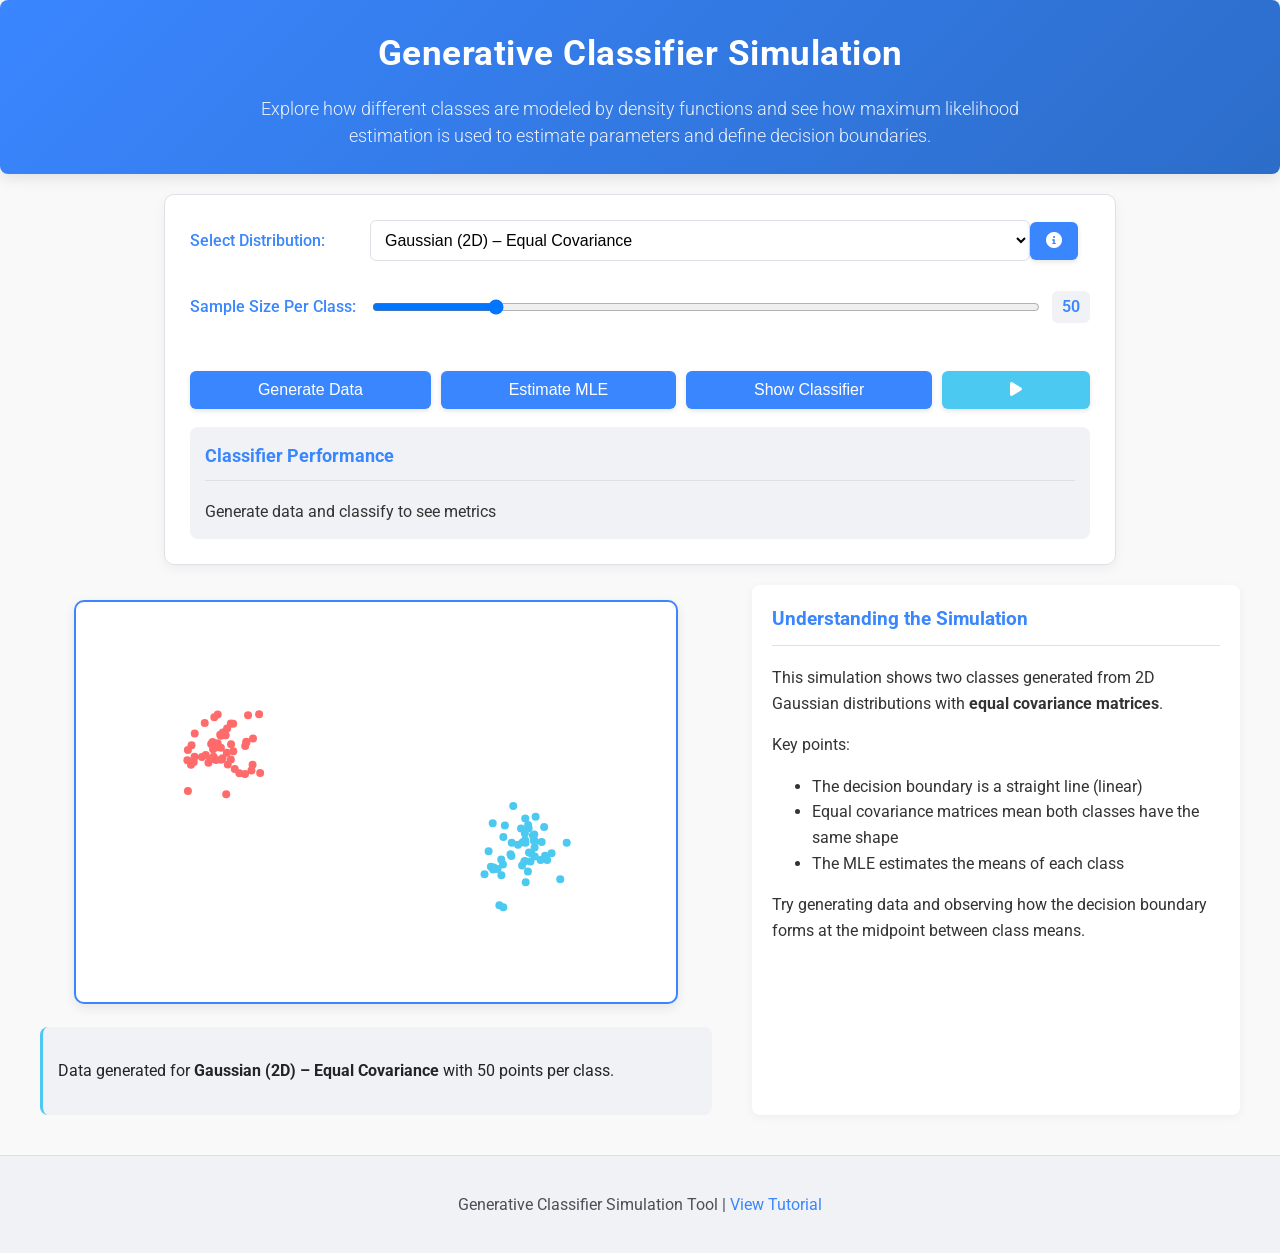
<file: simulation/index.html>
<!DOCTYPE html>
<html lang="en">
<head>
  <meta charset="UTF-8">
  <meta name="viewport" content="width=device-width, initial-scale=1.0, maximum-scale=1.0, user-scalable=no">
  <meta name="apple-mobile-web-app-capable" content="yes">
  <title>Generative Classifier Simulation</title>
  <link rel="stylesheet" href="css/main.css">
  <!-- Import professional web fonts -->
  <link href="https://fonts.googleapis.com/css2?family=Roboto:wght@300;400;500;700&family=Lato:wght@400;700&display=swap" rel="stylesheet">
  <!-- Font Awesome for icons -->
  <link rel="stylesheet" href="https://cdnjs.cloudflare.com/ajax/libs/font-awesome/6.0.0/css/all.min.css">
</head>
<body>
  <header>
    <h1>Generative Classifier Simulation</h1>
    <p>
      Explore how different classes are modeled by density functions and see how maximum likelihood estimation is used to estimate parameters and define decision boundaries.
    </p>
  </header>
  
  <div class="container">
    <section id="controls">
      <div class="control-row">
        <label for="distributionSelect">Select Distribution:</label>
        <select id="distributionSelect">
          <option value="gaussian_equal">Gaussian (2D) – Equal Covariance</option>
          <option value="gaussian_diff">Gaussian (2D) – Different Covariance</option>
          <option value="normal">Normal Distribution (1D)</option>
          <option value="bernoulli">Bernoulli Distribution (1D)</option>
          <option value="poisson">Poisson Distribution (1D)</option>
        </select>
        <button id="infoBtn" class="icon-btn" title="Learn about this distribution">
          <i class="fas fa-info-circle"></i>
        </button>
      </div>
      <div class="control-row">
        <label for="sampleSize">Sample Size Per Class:</label>
        <input type="range" id="sampleSize" min="20" max="200" value="50">
        <span id="sampleSizeValue">50</span>
      </div>
      <div class="control-row" id="paramControls">
        <!-- Dynamic parameter controls will be added here -->
      </div>
      <div class="control-row button-container">
        <button id="generateDataBtn">Generate Data</button>
        <button id="estimateMLEBtn">Estimate MLE</button>
        <button id="markAllBtn">Show Classifier</button>
        <button id="animateBtn" title="Animate data points"><i class="fas fa-play"></i></button>
      </div>

      <div class="metrics-panel" id="metrics">
        <h3>Classifier Performance</h3>
        <div id="performanceMetrics">Generate data and classify to see metrics</div>
      </div>
    </section>

    <div class="main-content">
      <section id="output">
        <canvas id="simCanvas" width="600" height="400"></canvas>
        <div id="results"></div>
      </section>

      <section id="explanationPanel" class="explanation-panel">
        <h3>Understanding the Simulation</h3>
        <div id="explanationContent">
          Select a distribution type and generate data to begin learning about generative classification.
        </div>
      </section>
    </div>
  </div>

  <div id="modalOverlay" class="modal-overlay">
    <div id="infoModal" class="modal">
      <div class="modal-header">
        <h3 id="modalTitle">Distribution Information</h3>
        <button id="closeModal"><i class="fas fa-times"></i></button>
      </div>
      <div id="modalContent" class="modal-content"></div>
    </div>
  </div>

  <footer>
    <p>Generative Classifier Simulation Tool | <a href="#" id="tutorialLink">View Tutorial</a></p>
  </footer>

  <script src="js/main.js"></script>
<script src="../assets/js/iframeResize.js"></script>
        
        </body>
</html>
</file>
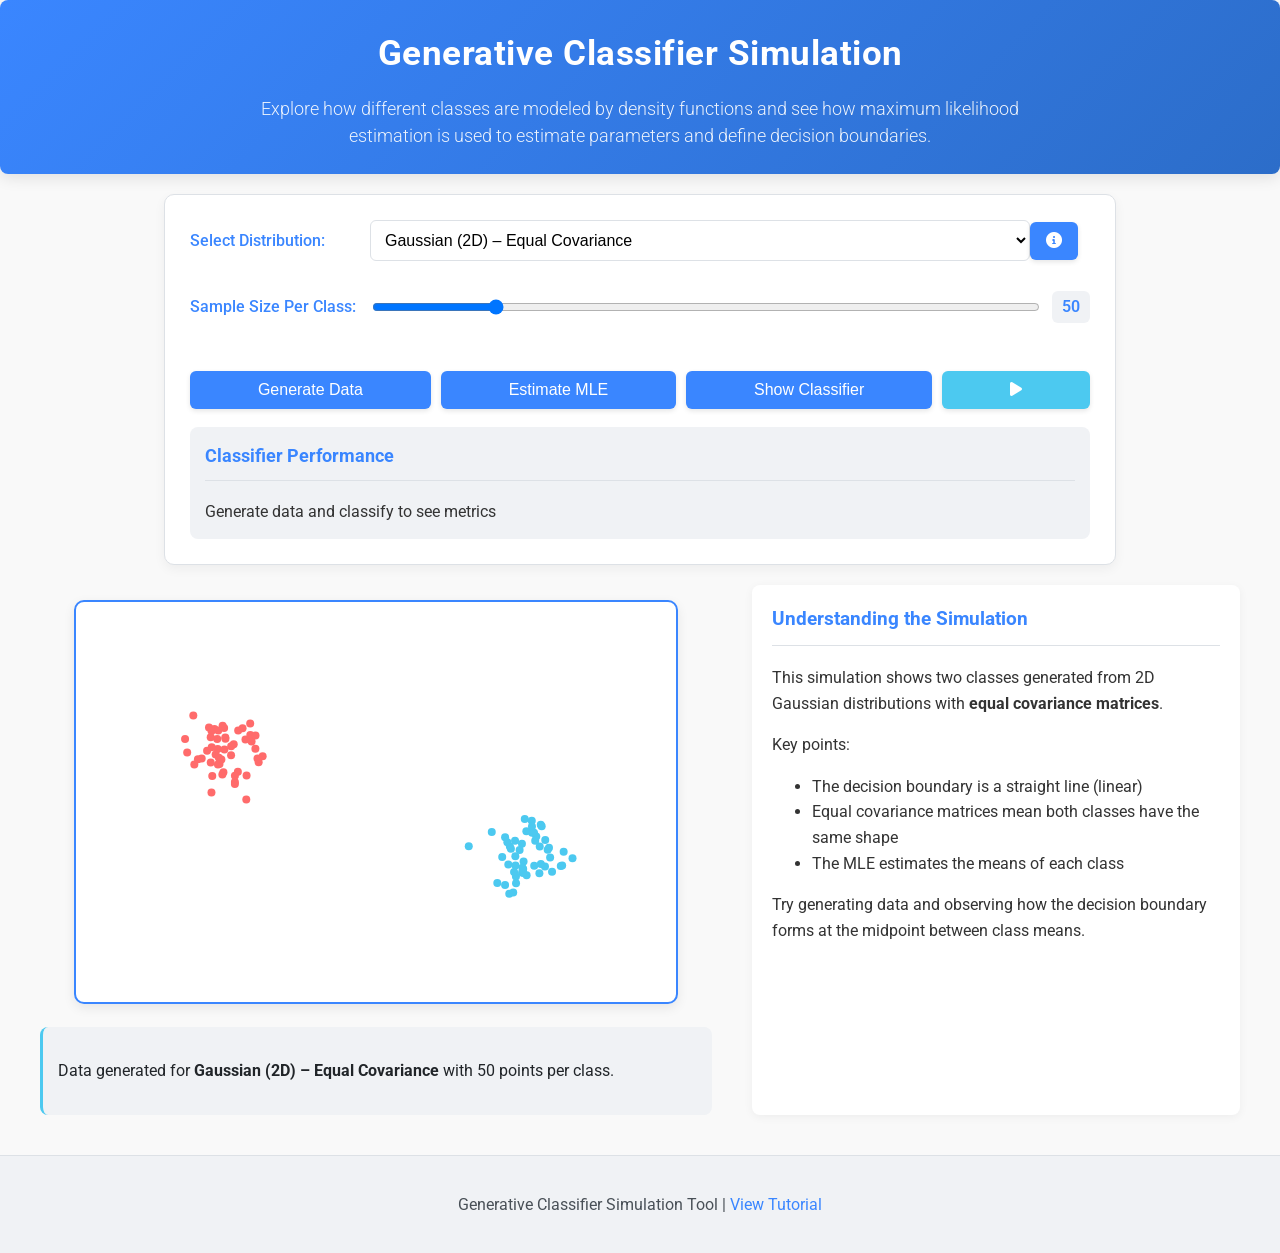
<file: experiment/simulation/index.html>
<!DOCTYPE html>
<html lang="en">
<head>
  <meta charset="UTF-8">
  <meta name="viewport" content="width=device-width, initial-scale=1.0, maximum-scale=1.0, user-scalable=no">
  <meta name="apple-mobile-web-app-capable" content="yes">
  <title>Generative Classifier Simulation</title>
  <link rel="stylesheet" href="css/main.css">
  <!-- Import professional web fonts -->
  <link href="https://fonts.googleapis.com/css2?family=Roboto:wght@300;400;500;700&family=Lato:wght@400;700&display=swap" rel="stylesheet">
  <!-- Font Awesome for icons -->
  <link rel="stylesheet" href="https://cdnjs.cloudflare.com/ajax/libs/font-awesome/6.0.0/css/all.min.css">
</head>
<body>
  <header>
    <h1>Generative Classifier Simulation</h1>
    <p>
      Explore how different classes are modeled by density functions and see how maximum likelihood estimation is used to estimate parameters and define decision boundaries.
    </p>
  </header>
  
  <div class="container">
    <section id="controls">
      <div class="control-row">
        <label for="distributionSelect">Select Distribution:</label>
        <select id="distributionSelect">
          <option value="gaussian_equal">Gaussian (2D) – Equal Covariance</option>
          <option value="gaussian_diff">Gaussian (2D) – Different Covariance</option>
          <option value="normal">Normal Distribution (1D)</option>
          <option value="bernoulli">Bernoulli Distribution (1D)</option>
          <option value="poisson">Poisson Distribution (1D)</option>
        </select>
        <button id="infoBtn" class="icon-btn" title="Learn about this distribution">
          <i class="fas fa-info-circle"></i>
        </button>
      </div>
      <div class="control-row">
        <label for="sampleSize">Sample Size Per Class:</label>
        <input type="range" id="sampleSize" min="20" max="200" value="50">
        <span id="sampleSizeValue">50</span>
      </div>
      <div class="control-row" id="paramControls">
        <!-- Dynamic parameter controls will be added here -->
      </div>
      <div class="control-row button-container">
        <button id="generateDataBtn">Generate Data</button>
        <button id="estimateMLEBtn">Estimate MLE</button>
        <button id="markAllBtn">Show Classifier</button>
        <button id="animateBtn" title="Animate data points"><i class="fas fa-play"></i></button>
      </div>

      <div class="metrics-panel" id="metrics">
        <h3>Classifier Performance</h3>
        <div id="performanceMetrics">Generate data and classify to see metrics</div>
      </div>
    </section>

    <div class="main-content">
      <section id="output">
        <canvas id="simCanvas" width="600" height="400"></canvas>
        <div id="results"></div>
      </section>

      <section id="explanationPanel" class="explanation-panel">
        <h3>Understanding the Simulation</h3>
        <div id="explanationContent">
          Select a distribution type and generate data to begin learning about generative classification.
        </div>
      </section>
    </div>
  </div>

  <div id="modalOverlay" class="modal-overlay">
    <div id="infoModal" class="modal">
      <div class="modal-header">
        <h3 id="modalTitle">Distribution Information</h3>
        <button id="closeModal"><i class="fas fa-times"></i></button>
      </div>
      <div id="modalContent" class="modal-content"></div>
    </div>
  </div>

  <footer>
    <p>Generative Classifier Simulation Tool | <a href="#" id="tutorialLink">View Tutorial</a></p>
  </footer>

  <script src="js/main.js"></script>
</body>
</html>
</file>
<file: simulation/css/main.css>
/* Using Roboto and Lato for a modern, professional appearance */
body {
  font-family: 'Roboto', sans-serif;
  margin: 0;
  padding: 0;
  background-color: #f9f9f9;
  color: #333;
  line-height: 1.6;
  transition: background-color 0.3s, color 0.3s;
}

/* Modern color palette suitable for data visualization */
:root {
  --primary: #3a86ff;
  --primary-light: #4895ff;
  --primary-dark: #2c6dc9;
  --secondary: #ff6b6b;
  --secondary-light: #ff8a8a;
  --accent: #4cc9f0;
  --accent-light: #72d6f5;
  --success: #38b000;
  --warning: #ffbe0b;
  --neutral-light: #f0f2f5;
  --neutral-medium: #dde1e6;
  --neutral-dark: #8d99ae;
  --text-dark: #212529;
  --text-medium: #495057;
  --text-light: #ffffff;
  --class1-color: #ff6b6b;
  --class2-color: #4cc9f0;
  --decision-color: #38b000;
  

}

/* Dark mode toggle */


/* Container for the main content */
.container {
  max-width: 1200px;
  margin: 0 auto;
  padding: 0 20px;
}

.main-content {
  display: flex;
  flex-direction: column;
  gap: 20px;
}

header {
  text-align: center;
  margin-bottom: 20px;
  background: linear-gradient(135deg, var(--primary), var(--primary-dark));
  padding: 25px;
  border-radius: 8px;
  box-shadow: 0 4px 15px rgba(0, 0, 0, 0.1);
}

header h1 {
  font-size: 2.2em;
  font-weight: 700;
  margin: 0;
  color: var(--text-light);
  letter-spacing: 0.5px;
}

header p {
  font-size: 1.1em;
  margin: 15px auto 0 auto;
  max-width: 800px;
  line-height: 1.5;
  color: var(--text-light);
  opacity: 0.9;
  font-weight: 300;
}

#controls {
  background-color: #ffffff;
  padding: 25px;
  border-radius: 10px;
  box-shadow: 0 4px 12px rgba(0, 0, 0, 0.05);
  margin: 20px auto;
  max-width: 900px;
  border: 1px solid var(--neutral-medium);
  transition: background-color 0.3s;
}


.control-row {
  display: flex;
  align-items: center;
  margin-bottom: 18px;
  flex-wrap: wrap;
}

.control-row label {
  flex: 0 0 180px;
  font-weight: 500;
  color: var(--primary);
  transition: color 0.3s;
}



.control-row select,
.control-row input[type="range"],
.control-row input[type="number"] {
  flex: 1;
  padding: 10px;
  font-size: 1em;
  border: 1px solid var(--neutral-medium);
  border-radius: 6px;
  background-color: #ffffff;
  transition: all 0.2s ease;
  touch-action: manipulation;
}

.control-row input[type="range"] {
  height: 30px; /* Taller for better touch */
}



.control-row select:focus,
.control-row input[type="range"]:focus,
.control-row input[type="number"]:focus {
  outline: none;
  border-color: var(--primary);
  box-shadow: 0 0 0 2px rgba(58, 134, 255, 0.2);
}

.control-row button {
  background-color: var(--primary);
  color: var(--text-light);
  border: none;
  border-radius: 6px;
  padding: 10px 16px;
  font-size: 1em;
  margin-right: 12px;
  cursor: pointer;
  transition: all 0.2s ease;
  font-weight: 500;
  box-shadow: 0 2px 5px rgba(0, 0, 0, 0.1);
  touch-action: manipulation;
}

/* Button container for better wrapping on small screens */
.button-container {
  display: flex;
  flex-wrap: wrap;
  gap: 10px;
}

.button-container button {
  flex: 1 1 auto;
  min-width: 120px;
  margin-right: 0;
}

.control-row button:hover {
  background-color: var(--primary-dark);
  box-shadow: 0 4px 8px rgba(0, 0, 0, 0.15);
  transform: translateY(-2px);
}

.control-row button:active {
  transform: translateY(0);
}

#sampleSizeValue {
  margin-left: 10px;
  font-weight: 600;
  color: var(--primary);
  background-color: var(--neutral-light);
  padding: 3px 10px;
  border-radius: 6px;
  transition: all 0.3s;
}



#output {
  max-width: 900px;
  margin: 0 auto;
  text-align: center;
}

#simCanvas {
  border: 2px solid var(--primary);
  background-color: #FFFFFF;
  border-radius: 10px;
  box-shadow: 0 4px 12px rgba(0, 0, 0, 0.08);
  margin-top: 15px;
  transition: all 0.3s;
  max-width: 100%;
  height: auto;
}



#results {
  margin-top: 15px;
  font-size: 1em;
  text-align: left;
  background-color: var(--neutral-light);
  padding: 15px;
  border-radius: 8px;
  border-left: 3px solid var(--accent);
  color: var(--text-dark);
  transition: all 0.3s;
}

/* Remove old toggle styles */


/* Icon Button */
.icon-btn {
  background: transparent;
  border: none;
  color: var(--primary);
  cursor: pointer;
  font-size: 1.2em;
  padding: 8px;
  transition: all 0.2s;
  touch-action: manipulation;
}

.icon-btn:hover {
  color: var(--primary-dark);
  transform: scale(1.2);
}

/* Explanation Panel */
.explanation-panel {
  background-color: white;
  border-radius: 8px;
  padding: 20px;
  margin-top: 20px;
  box-shadow: 0 2px 10px rgba(0, 0, 0, 0.05);
  transition: all 0.3s;
}

body.dark-mode .explanation-panel {
  background-color: var(--dark-surface);
}

.explanation-panel h3 {
  color: var(--primary);
  margin-top: 0;
  border-bottom: 1px solid var(--neutral-medium);
  padding-bottom: 10px;
  transition: color 0.3s;
}



/* Modal Styling */
.modal-overlay {
  position: fixed;
  top: 0;
  left: 0;
  right: 0;
  bottom: 0;
  background-color: rgba(0, 0, 0, 0.5);
  display: flex;
  align-items: center;
  justify-content: center;
  z-index: 1000;
  visibility: hidden;
  opacity: 0;
  transition: all 0.3s;
}

.modal-overlay.active {
  visibility: visible;
  opacity: 1;
}

.modal {
  background-color: white;
  border-radius: 10px;
  max-width: 600px;
  width: 90%;
  max-height: 80vh;
  overflow-y: auto;
  box-shadow: 0 5px 15px rgba(0, 0, 0, 0.1);
  transform: scale(0.8);
  transition: all 0.3s;
  margin: 0 10px;
}

.modal-overlay.active .modal {
  transform: scale(1);
}

.modal-header {
  display: flex;
  justify-content: space-between;
  align-items: center;
  border-bottom: 1px solid var(--neutral-medium);
  padding: 15px 20px;
}



.modal-header h3 {
  margin: 0;
  color: var(--primary);
}

#closeModal {
  background: transparent;
  border: none;
  font-size: 1.2em;
  cursor: pointer;
  color: var(--text-medium);
  transition: color 0.2s;
  padding: 10px;  /* Larger touch target */
  touch-action: manipulation;
}

#closeModal:hover {
  color: var(--secondary);
}

.modal-content {
  padding: 20px;
  line-height: 1.6;
}

.modal-content p {
  margin-bottom: 15px;
}

.modal-content h4 {
  color: var(--primary);
  margin: 20px 0 10px;
}



/* Metrics Panel */
.metrics-panel {
  background-color: var(--neutral-light);
  border-radius: 8px;
  padding: 15px;
  margin-top: 15px;
  transition: all 0.3s;
}



.metrics-panel h3 {
  margin-top: 0;
  color: var(--primary);
  font-size: 1.1em;
  border-bottom: 1px solid var(--neutral-medium);
  padding-bottom: 10px;
  transition: color 0.3s;
}


#performanceMetrics {
  display: grid;
  grid-template-columns: repeat(auto-fit, minmax(120px, 1fr));
  gap: 10px;
  margin-top: 10px;
}

.metric-item {
  display: flex;
  flex-direction: column;
  align-items: center;
}

.metric-value {
  font-size: 1.1em;
  font-weight: 700;
  color: var(--primary);
}



.metric-label {
  font-size: 0.9em;
  color: var(--text-medium);
}


footer {
  text-align: center;
  margin-top: 40px;
  padding: 20px;
  background-color: var(--neutral-light);
  color: var(--text-medium);
  border-top: 1px solid var(--neutral-medium);
  transition: all 0.3s;
}


footer a {
  color: var(--primary);
  text-decoration: none;
  transition: color 0.2s;
}

footer a:hover {
  color: var(--primary-dark);
  text-decoration: underline;
}



/* Animation Button */
#animateBtn {
  background-color: var(--accent);
}

#animateBtn:hover {
  background-color: var(--accent-light);
}

/* Responsive Design */
@media (min-width: 768px) {
  .main-content {
    flex-direction: row;
  }
  
  #output {
    flex: 3;
  }
  
  .explanation-panel {
    flex: 2;
    margin-top: 0;
    margin-left: 20px;
  }
}

@media (max-width: 767px) {
  .container {
    padding: 0 10px;
  }
  
  header {
    padding: 15px;
  }
  
  header h1 {
    font-size: 1.8em;
  }
  
  header p {
    font-size: 0.95em;
  }
  
  .control-row {
    flex-direction: column;
    align-items: flex-start;
  }
  
  .control-row label {
    margin-bottom: 8px;
    flex: 1 0 100%;
  }
  
  .control-row select,
  .control-row input[type="range"],
  .control-row input[type="number"] {
    width: 100%;
    margin-bottom: 10px;
  }
  
  #controls {
    padding: 15px;
  }
  
  .control-row button {
    margin-right: 5px;
    margin-bottom: 10px;
    padding: 8px 12px;
    font-size: 0.9em;
  }
  
  .modal {
    width: 95%;
  }
  
  #simCanvas {
    width: 100%;
  }
  
  .modal-content {
    padding: 15px;
    font-size: 0.95em;
  }
  
  #sampleSizeValue {
    display: inline-block;
    min-width: 35px;
    text-align: center;
  }
}
</file>
<file: experiment/simulation/css/main.css>
/* Using Roboto and Lato for a modern, professional appearance */
body {
  font-family: 'Roboto', sans-serif;
  margin: 0;
  padding: 0;
  background-color: #f9f9f9;
  color: #333;
  line-height: 1.6;
  transition: background-color 0.3s, color 0.3s;
}

/* Modern color palette suitable for data visualization */
:root {
  --primary: #3a86ff;
  --primary-light: #4895ff;
  --primary-dark: #2c6dc9;
  --secondary: #ff6b6b;
  --secondary-light: #ff8a8a;
  --accent: #4cc9f0;
  --accent-light: #72d6f5;
  --success: #38b000;
  --warning: #ffbe0b;
  --neutral-light: #f0f2f5;
  --neutral-medium: #dde1e6;
  --neutral-dark: #8d99ae;
  --text-dark: #212529;
  --text-medium: #495057;
  --text-light: #ffffff;
  --class1-color: #ff6b6b;
  --class2-color: #4cc9f0;
  --decision-color: #38b000;
  

}

/* Dark mode toggle */


/* Container for the main content */
.container {
  max-width: 1200px;
  margin: 0 auto;
  padding: 0 20px;
}

.main-content {
  display: flex;
  flex-direction: column;
  gap: 20px;
}

header {
  text-align: center;
  margin-bottom: 20px;
  background: linear-gradient(135deg, var(--primary), var(--primary-dark));
  padding: 25px;
  border-radius: 8px;
  box-shadow: 0 4px 15px rgba(0, 0, 0, 0.1);
}

header h1 {
  font-size: 2.2em;
  font-weight: 700;
  margin: 0;
  color: var(--text-light);
  letter-spacing: 0.5px;
}

header p {
  font-size: 1.1em;
  margin: 15px auto 0 auto;
  max-width: 800px;
  line-height: 1.5;
  color: var(--text-light);
  opacity: 0.9;
  font-weight: 300;
}

#controls {
  background-color: #ffffff;
  padding: 25px;
  border-radius: 10px;
  box-shadow: 0 4px 12px rgba(0, 0, 0, 0.05);
  margin: 20px auto;
  max-width: 900px;
  border: 1px solid var(--neutral-medium);
  transition: background-color 0.3s;
}


.control-row {
  display: flex;
  align-items: center;
  margin-bottom: 18px;
  flex-wrap: wrap;
}

.control-row label {
  flex: 0 0 180px;
  font-weight: 500;
  color: var(--primary);
  transition: color 0.3s;
}



.control-row select,
.control-row input[type="range"],
.control-row input[type="number"] {
  flex: 1;
  padding: 10px;
  font-size: 1em;
  border: 1px solid var(--neutral-medium);
  border-radius: 6px;
  background-color: #ffffff;
  transition: all 0.2s ease;
  touch-action: manipulation;
}

.control-row input[type="range"] {
  height: 30px; /* Taller for better touch */
}



.control-row select:focus,
.control-row input[type="range"]:focus,
.control-row input[type="number"]:focus {
  outline: none;
  border-color: var(--primary);
  box-shadow: 0 0 0 2px rgba(58, 134, 255, 0.2);
}

.control-row button {
  background-color: var(--primary);
  color: var(--text-light);
  border: none;
  border-radius: 6px;
  padding: 10px 16px;
  font-size: 1em;
  margin-right: 12px;
  cursor: pointer;
  transition: all 0.2s ease;
  font-weight: 500;
  box-shadow: 0 2px 5px rgba(0, 0, 0, 0.1);
  touch-action: manipulation;
}

/* Button container for better wrapping on small screens */
.button-container {
  display: flex;
  flex-wrap: wrap;
  gap: 10px;
}

.button-container button {
  flex: 1 1 auto;
  min-width: 120px;
  margin-right: 0;
}

.control-row button:hover {
  background-color: var(--primary-dark);
  box-shadow: 0 4px 8px rgba(0, 0, 0, 0.15);
  transform: translateY(-2px);
}

.control-row button:active {
  transform: translateY(0);
}

#sampleSizeValue {
  margin-left: 10px;
  font-weight: 600;
  color: var(--primary);
  background-color: var(--neutral-light);
  padding: 3px 10px;
  border-radius: 6px;
  transition: all 0.3s;
}



#output {
  max-width: 900px;
  margin: 0 auto;
  text-align: center;
}

#simCanvas {
  border: 2px solid var(--primary);
  background-color: #FFFFFF;
  border-radius: 10px;
  box-shadow: 0 4px 12px rgba(0, 0, 0, 0.08);
  margin-top: 15px;
  transition: all 0.3s;
  max-width: 100%;
  height: auto;
}



#results {
  margin-top: 15px;
  font-size: 1em;
  text-align: left;
  background-color: var(--neutral-light);
  padding: 15px;
  border-radius: 8px;
  border-left: 3px solid var(--accent);
  color: var(--text-dark);
  transition: all 0.3s;
}

/* Remove old toggle styles */


/* Icon Button */
.icon-btn {
  background: transparent;
  border: none;
  color: var(--primary);
  cursor: pointer;
  font-size: 1.2em;
  padding: 8px;
  transition: all 0.2s;
  touch-action: manipulation;
}

.icon-btn:hover {
  color: var(--primary-dark);
  transform: scale(1.2);
}

/* Explanation Panel */
.explanation-panel {
  background-color: white;
  border-radius: 8px;
  padding: 20px;
  margin-top: 20px;
  box-shadow: 0 2px 10px rgba(0, 0, 0, 0.05);
  transition: all 0.3s;
}

body.dark-mode .explanation-panel {
  background-color: var(--dark-surface);
}

.explanation-panel h3 {
  color: var(--primary);
  margin-top: 0;
  border-bottom: 1px solid var(--neutral-medium);
  padding-bottom: 10px;
  transition: color 0.3s;
}



/* Modal Styling */
.modal-overlay {
  position: fixed;
  top: 0;
  left: 0;
  right: 0;
  bottom: 0;
  background-color: rgba(0, 0, 0, 0.5);
  display: flex;
  align-items: center;
  justify-content: center;
  z-index: 1000;
  visibility: hidden;
  opacity: 0;
  transition: all 0.3s;
}

.modal-overlay.active {
  visibility: visible;
  opacity: 1;
}

.modal {
  background-color: white;
  border-radius: 10px;
  max-width: 600px;
  width: 90%;
  max-height: 80vh;
  overflow-y: auto;
  box-shadow: 0 5px 15px rgba(0, 0, 0, 0.1);
  transform: scale(0.8);
  transition: all 0.3s;
  margin: 0 10px;
}

.modal-overlay.active .modal {
  transform: scale(1);
}

.modal-header {
  display: flex;
  justify-content: space-between;
  align-items: center;
  border-bottom: 1px solid var(--neutral-medium);
  padding: 15px 20px;
}



.modal-header h3 {
  margin: 0;
  color: var(--primary);
}

#closeModal {
  background: transparent;
  border: none;
  font-size: 1.2em;
  cursor: pointer;
  color: var(--text-medium);
  transition: color 0.2s;
  padding: 10px;  /* Larger touch target */
  touch-action: manipulation;
}

#closeModal:hover {
  color: var(--secondary);
}

.modal-content {
  padding: 20px;
  line-height: 1.6;
}

.modal-content p {
  margin-bottom: 15px;
}

.modal-content h4 {
  color: var(--primary);
  margin: 20px 0 10px;
}



/* Metrics Panel */
.metrics-panel {
  background-color: var(--neutral-light);
  border-radius: 8px;
  padding: 15px;
  margin-top: 15px;
  transition: all 0.3s;
}



.metrics-panel h3 {
  margin-top: 0;
  color: var(--primary);
  font-size: 1.1em;
  border-bottom: 1px solid var(--neutral-medium);
  padding-bottom: 10px;
  transition: color 0.3s;
}


#performanceMetrics {
  display: grid;
  grid-template-columns: repeat(auto-fit, minmax(120px, 1fr));
  gap: 10px;
  margin-top: 10px;
}

.metric-item {
  display: flex;
  flex-direction: column;
  align-items: center;
}

.metric-value {
  font-size: 1.1em;
  font-weight: 700;
  color: var(--primary);
}



.metric-label {
  font-size: 0.9em;
  color: var(--text-medium);
}


footer {
  text-align: center;
  margin-top: 40px;
  padding: 20px;
  background-color: var(--neutral-light);
  color: var(--text-medium);
  border-top: 1px solid var(--neutral-medium);
  transition: all 0.3s;
}


footer a {
  color: var(--primary);
  text-decoration: none;
  transition: color 0.2s;
}

footer a:hover {
  color: var(--primary-dark);
  text-decoration: underline;
}



/* Animation Button */
#animateBtn {
  background-color: var(--accent);
}

#animateBtn:hover {
  background-color: var(--accent-light);
}

/* Responsive Design */
@media (min-width: 768px) {
  .main-content {
    flex-direction: row;
  }
  
  #output {
    flex: 3;
  }
  
  .explanation-panel {
    flex: 2;
    margin-top: 0;
    margin-left: 20px;
  }
}

@media (max-width: 767px) {
  .container {
    padding: 0 10px;
  }
  
  header {
    padding: 15px;
  }
  
  header h1 {
    font-size: 1.8em;
  }
  
  header p {
    font-size: 0.95em;
  }
  
  .control-row {
    flex-direction: column;
    align-items: flex-start;
  }
  
  .control-row label {
    margin-bottom: 8px;
    flex: 1 0 100%;
  }
  
  .control-row select,
  .control-row input[type="range"],
  .control-row input[type="number"] {
    width: 100%;
    margin-bottom: 10px;
  }
  
  #controls {
    padding: 15px;
  }
  
  .control-row button {
    margin-right: 5px;
    margin-bottom: 10px;
    padding: 8px 12px;
    font-size: 0.9em;
  }
  
  .modal {
    width: 95%;
  }
  
  #simCanvas {
    width: 100%;
  }
  
  .modal-content {
    padding: 15px;
    font-size: 0.95em;
  }
  
  #sampleSizeValue {
    display: inline-block;
    min-width: 35px;
    text-align: center;
  }
}
</file>
